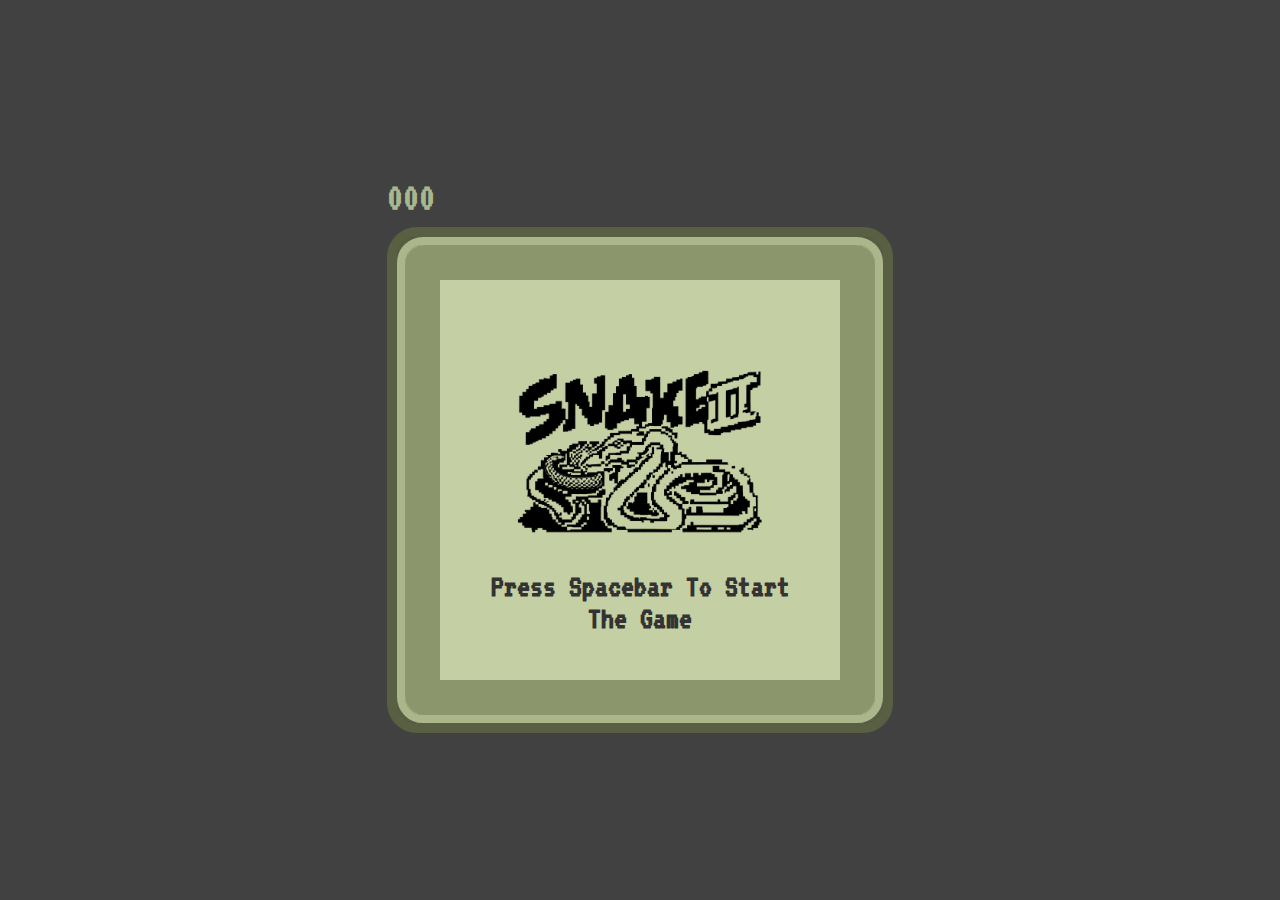
<file: snake/index.html>
<!DOCTYPE html>
<html lang="en">
  <head>
    <meta charset="UTF-8" />
    <meta name="viewport" content="width=device-width, initial-scale=1.0" />
    <link rel="preconnect" href="https://fonts.googleapis.com" />
    <link rel="preconnect" href="https://fonts.gstatic.com" crossorigin />
    <link
      href="https://fonts.googleapis.com/css2?family=VT323&display=swap"
      rel="stylesheet"
    />
    <title>Snake Game</title>
    <link rel="stylesheet" href="style.css" />
    <script src="script.js" defer></script>
  </head>
  <body>
    <div>
      <div class="scores">
        <h1 id="score">000</h1>
        <h1 id="highScore">000</h1>
      </div>
      <div class="game-border-1">
        <div class="game-border-2">
          <div class="game-border-3">
            <div id="game-board"></div>
          </div>
        </div> 
      </div>
    </div>
    <h1 id="instruction-text">Press spacebar to start the game</h1>
    <img id="logo" src="snake-game-ai-gen.png" alt="snake-logo" />
  </body>
</html>
</file>
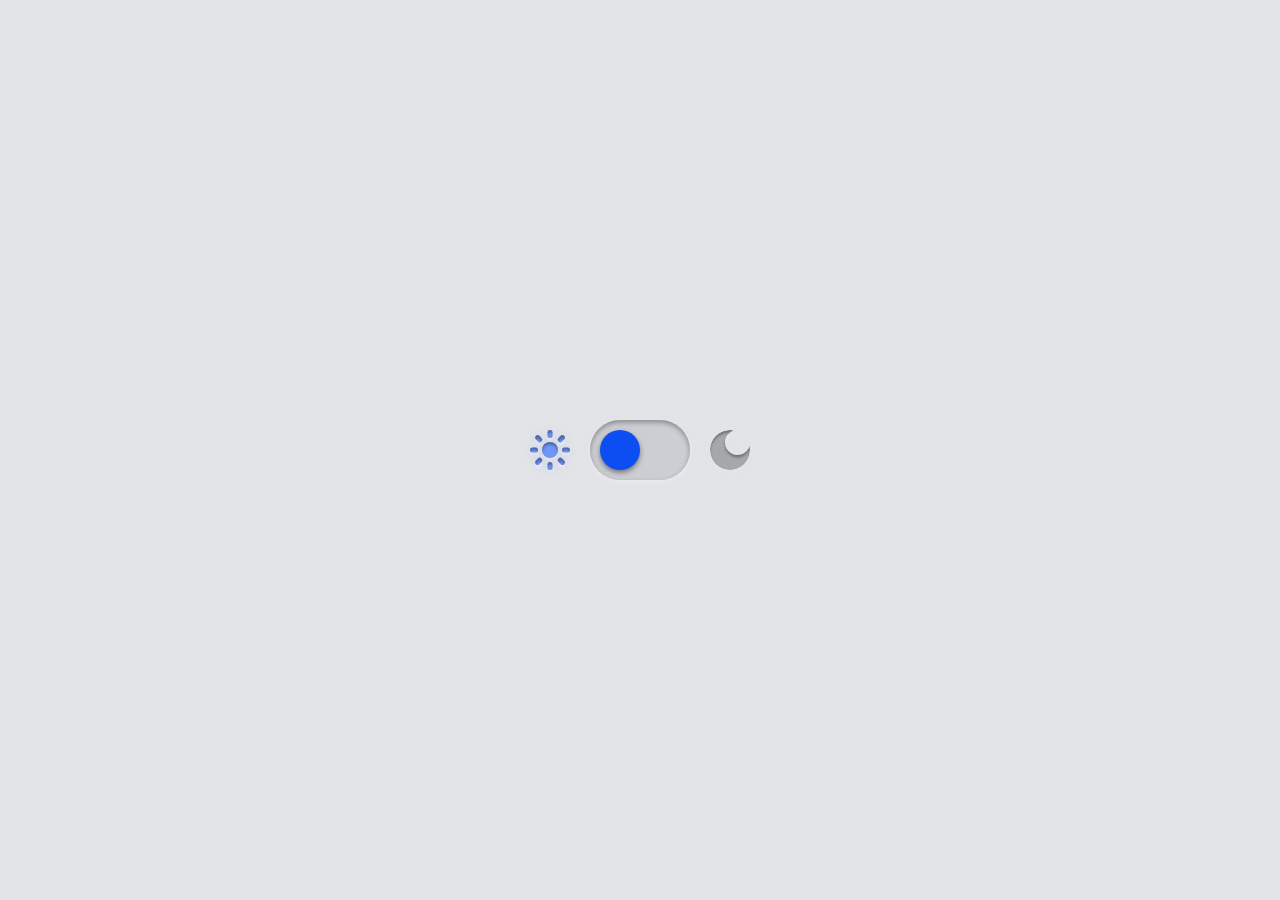
<file: theme toggle/index.html>
<!DOCTYPE html>
<html lang="en">
<head>
    <meta charset="UTF-8">
    <meta name="viewport" content="width=device-width, initial-scale=1.0">
    <title>Gevstack - Engraved theme toggle</title>
    <link rel="stylesheet" href="style.css">
</head>
<body>
    <svg width="0" height="0">
        <defs>
            <clipPath id="moon">
                <path d="m27.5,25c-6.904,0-12.5-5.596-12.5-12.5,0-5.76,3.897-10.606,9.196-12.055C22.843.155,21.44,0,20,0,8.954,0,0,8.954,0,20s8.954,20,20,20,20-8.954,20-20c0-1.44-.155-2.843-.445-4.196-1.449,5.3-6.296,9.196-12.055,9.196Z" />
            </clipPath>
        </defs>
    </svg>
    <label class="switch">
        <span class="switch__icon switch__icon--light">
            <span class="switch__icon-part switch__icon-part--1"></span>
            <span class="switch__icon-part switch__icon-part--2"></span>
            <span class="switch__icon-part switch__icon-part--3"></span>
            <span class="switch__icon-part switch__icon-part--4"></span>
            <span class="switch__icon-part switch__icon-part--5"></span>
            <span class="switch__icon-part switch__icon-part--6"></span>
            <span class="switch__icon-part switch__icon-part--7"></span>
            <span class="switch__icon-part switch__icon-part--8"></span>
            <span class="switch__icon-part switch__icon-part--9"></span>
        </span>
        <input class="switch__input" type="checkbox" role="switch" />
        <span class="switch__icon switch__icon--dark">
            <span class="switch__icon-part switch__icon-part--1">
                <span class="switch__icon-part switch__icon-part--1a"></span>
                <span class="switch__icon-part switch__icon-part--1b"></span>
            </span>
        </span>
        <span class="switch__label">Dark Mode</span>
    </label>
</body>
</html>
</file>
<file: snake/style.css>
body {
    display: flex;
    align-items: center;
    justify-content: center;
    height: 100vh;
    margin: 0;
    font-family: 'VT323', monospace;
  }
  
  body,
  .snake {
    background-color: #414141;
  }
  
  #game-board {
    border-radius: 100px;
    display: grid;
    grid-template-columns: repeat(20, 20px);
    grid-template-rows: repeat(20, 20px);
    margin: 5px;
  }
  
  .game-border-1 {
    border: #595f43 solid 10px;
    border-radius: 30px;
    box-shadow: inset 0 0 0 10px #595f43;
  }
  
  .game-border-2 {
    border: #abb78a solid 8px;
    border-radius: 26px;
    box-shadow: inset 0 0 0 10px #abb78a;
  }
  
  .game-border-3 {
    border: #8b966c solid 30px;
    border-radius: 20px;
    box-shadow: inset 0 0 0 5px #8b966c;
  }
  
  #instruction-text {
    position: absolute;
    top: 60%;
    color: #333;
    width: 300px;
    text-align: center;
    text-transform: capitalize;
    padding: 30px;
    margin: 0;
  }
  
  .scores {
    display: flex;
    justify-content: space-between;
  }
  
  #score {
    color: #abb78a;
  }
  
  #score,
  #highScore {
    font-size: 40px;
    font-weight: bolder;
    margin: 10px 0;
  }
  
  #highScore {
    color: #d8ddca;
    display: none;
  }
  
  .game-border-3,
  #logo {
    background-color: #c4cfa3;
  }
  
  .snake {
    border: #5a5a5a 1px dotted;
  }
  
  .food {
    background-color: #dedede;
    border: #999 5px solid;
  }
  
  #logo {
    position: absolute;
  }
</file>
<file: theme toggle/style.css>
* {
	border: 0;
	box-sizing: border-box;
	margin: 0;
	padding: 0;
}
:root {
	--hue: 223;
	--bg: hsl(var(--hue),10%,90%);
	--fg: hsl(var(--hue),10%,10%);
	--light-sh: hsla(var(--hue),10%,95%,0.5);
	--dark-sh: hsla(var(--hue),10%,15%,0.4);
	--primary: hsl(var(--hue),90%,50%);
	--primary-t: hsla(var(--hue),90%,50%,0);
	--trans-dur: 0.3s;
	font-size: 40px;
}
body,
input {
	font: 1em/1.5 sans-serif;
}
body {
	background-color: var(--bg);
	color: var(--fg);
	display: flex;
	height: 100vh;
	transition:
		background-color var(--trans-dur),
		color var(--trans-dur);
}
.switch,
.switch__input {
	-webkit-tap-highlight-color: transparent;
}
.switch {
	display: flex;
	gap: 0.5em;
	align-items: center;
	margin: auto;
}
.switch__icon,
.switch__icon-part {
	display: block;
}
.switch__icon {
	position: relative;
	width: 1em;
	height: 1em;
	transition: filter var(--trans-dur);
}
.switch__icon-part {
	background-color: hsla(var(--hue),10%,10%,0.3);
	position: absolute;
	transition:
		background-color var(--trans-dur),
		box-shadow var(--trans-dur);
}
.switch__icon--light {
	filter: drop-shadow(0 0 0.125em hsla(var(--hue),90%,70%,0.2));
}
.switch__icon--light .switch__icon-part {
	background-color: hsla(var(--hue),90%,70%,1);
	border-radius: 0.125em;
	top: 50%;
	left: 50%;
	width: 0.125em;
	height: 0.2em;
	transform-origin: 50% 0;
}
.switch__icon--light .switch__icon-part--1 {
	border-radius: 50%;
	box-shadow:
		0 0.0625em 0.0625em var(--dark-sh) inset,
		0 0.0625em 0.0625em var(--light-sh);
	top: 0.3em;
	left: 0.3em;
	width: 0.4em;
	height: 0.4em;
}
.switch__icon--light .switch__icon-part--2 {
	box-shadow:
		0 0.0625em 0.0625em var(--dark-sh) inset,
		0 0.0625em 0.0625em var(--light-sh);
	transform: translateX(-50%) rotate(0) translateY(0.3em);
}
.switch__icon--light .switch__icon-part--3 {
	box-shadow:
		0.0625em 0.0625em 0.0625em var(--dark-sh) inset,
		0.0625em 0.0625em 0.0625em var(--light-sh);
	transform: translateX(-50%) rotate(45deg) translateY(0.3em);
}
.switch__icon--light .switch__icon-part--4 {
	box-shadow:
		0.0625em 0 0.0625em var(--dark-sh) inset,
		0.0625em 0 0.0625em var(--light-sh);
	transform: translateX(-50%) rotate(90deg) translateY(0.3em);
}
.switch__icon--light .switch__icon-part--5 {
	box-shadow:
		0.0625em -0.0625em 0.0625em var(--dark-sh) inset,
		0.0625em -0.0625em 0.0625em var(--light-sh);
	transform: translateX(-50%) rotate(135deg) translateY(0.3em);
}
.switch__icon--light .switch__icon-part--6 {
	box-shadow:
		0 -0.0625em 0.0625em var(--dark-sh) inset,
		0 -0.0625em 0.0625em var(--light-sh);
	transform: translateX(-50%) rotate(180deg) translateY(0.3em);
}
.switch__icon--light .switch__icon-part--7 {
	box-shadow:
		-0.0625em -0.0625em 0.0625em var(--dark-sh) inset,
		-0.0625em -0.0625em 0.0625em var(--light-sh);
	transform: translateX(-50%) rotate(225deg) translateY(0.3em);
}
.switch__icon--light .switch__icon-part--8 {
	box-shadow:
		-0.0625em 0 0.0625em var(--dark-sh) inset,
		-0.0625em 0 0.0625em var(--light-sh);
	transform: translateX(-50%) rotate(270deg) translateY(0.3em);
}
.switch__icon--light .switch__icon-part--9 {
	box-shadow:
		-0.0625em 0.0625em 0.0625em var(--dark-sh) inset,
		-0.0625em 0.0625em 0.0625em var(--light-sh);
	transform: translateX(-50%) rotate(315deg) translateY(0.3em);
}
.switch__icon--dark {
	filter:
		drop-shadow(0 0 0.125em hsla(var(--hue),90%,70%,0))
		drop-shadow(0 0.0625em 0.0625em var(--light-sh));
}
.switch__icon--dark .switch__icon-part--1 {
	background-color: transparent;
	border-radius: 50%;
	clip-path: url(#moon);
	overflow: hidden;
	width: 100%;
	height: 100%;
}
.switch__icon--dark .switch__icon-part--1a {
	border-radius: 50%;
	box-shadow: 0 0.0625em 0.0625em var(--dark-sh) inset;
	width: 100%;
	height: 100%;
}
.switch__icon--dark .switch__icon-part--1b {
	background-color: transparent;
	border-radius: 50%;
	width: 100%;
	height: 100%;
}
.switch__icon--dark .switch__icon-part--1b:before {
	background-color: var(--bg);
	border-radius: 50%;
	box-shadow:
		0 0.0625em 0.0625em var(--dark-sh),
		0 0.0625em 0.0625em var(--light-sh) inset;
	content: "";
	display: block;
	position: absolute;
	right: 0;
	left: auto;
	transition: background-color var(--trans-dur);
	width: 62.5%;
	height: 62.5%;
}
.switch__input {
	background-color: hsla(var(--hue),10%,10%,0.1);
	border-radius: 0.75em;
	box-shadow:
		0 0.0625em 0.125em var(--dark-sh) inset,
		0 0.0625em 0.125em var(--light-sh),
		0 0 0 0.125em var(--primary-t);
	display: block;
	outline: transparent;
	position: relative;
	width: 2.5em;
	height: 1.5em;
	transition: box-shadow var(--trans-dur);
	-webkit-appearance: none;
	appearance: none;
}
.switch__input:focus-visible {
	box-shadow:
		0 0.0625em 0.125em var(--dark-sh) inset,
		0 0.0625em 0.125em var(--light-sh),
		0 0 0 0.125em var(--primary);
}
.switch__input:before {
	background-color: var(--primary);
	border-radius: 50%;
	box-shadow: 0 0.0625em 0.125em hsla(var(--hue),10%,10%,0.5);
	content: "";
	display: block;
	position: absolute;
	top: 0.25em;
	left: 0.25em;
	width: 1em;
	height: 1em;
	transition:
		background-color var(--trans-dur),
		box-shadow var(--trans-dur),
		transform var(--trans-dur) cubic-bezier(0.65,0.05,0.34,1);
}
.switch__input:checked:before {
	transform: translateX(1em);
}
.switch__label {
	overflow: hidden;
	position: absolute;
	width: 1px;
	height: 1px;
}

/* Dark theme */
body:has(.switch__input:checked) {
	--bg: hsl(var(--hue),10%,30%);
	--fg: hsl(var(--hue),10%,90%);
	--light-sh: hsla(var(--hue),10%,55%,0.5);
	--dark-sh: hsla(var(--hue),10%,15%,0.4);
	--primary: hsl(var(--hue),90%,60%);
}
body:has(.switch__input:checked) .switch__icon--light {
	filter: drop-shadow(0 0 0.125em hsla(var(--hue),90%,75%,0));
}
body:has(.switch__input:checked) .switch__icon--light .switch__icon-part {
	background-color: hsla(var(--hue),10%,10%,0.3);
}
body:has(.switch__input:checked) .switch__icon--dark {
	filter:
		drop-shadow(0 0 0.125em hsla(var(--hue),90%,75%,0.6))
		drop-shadow(0 0.0625em 0.0625em var(--light-sh));
}
body:has(.switch__input:checked) .switch__icon--dark .switch__icon-part--1a {
	background-color: hsla(var(--hue),90%,75%,1);
}
</file>
